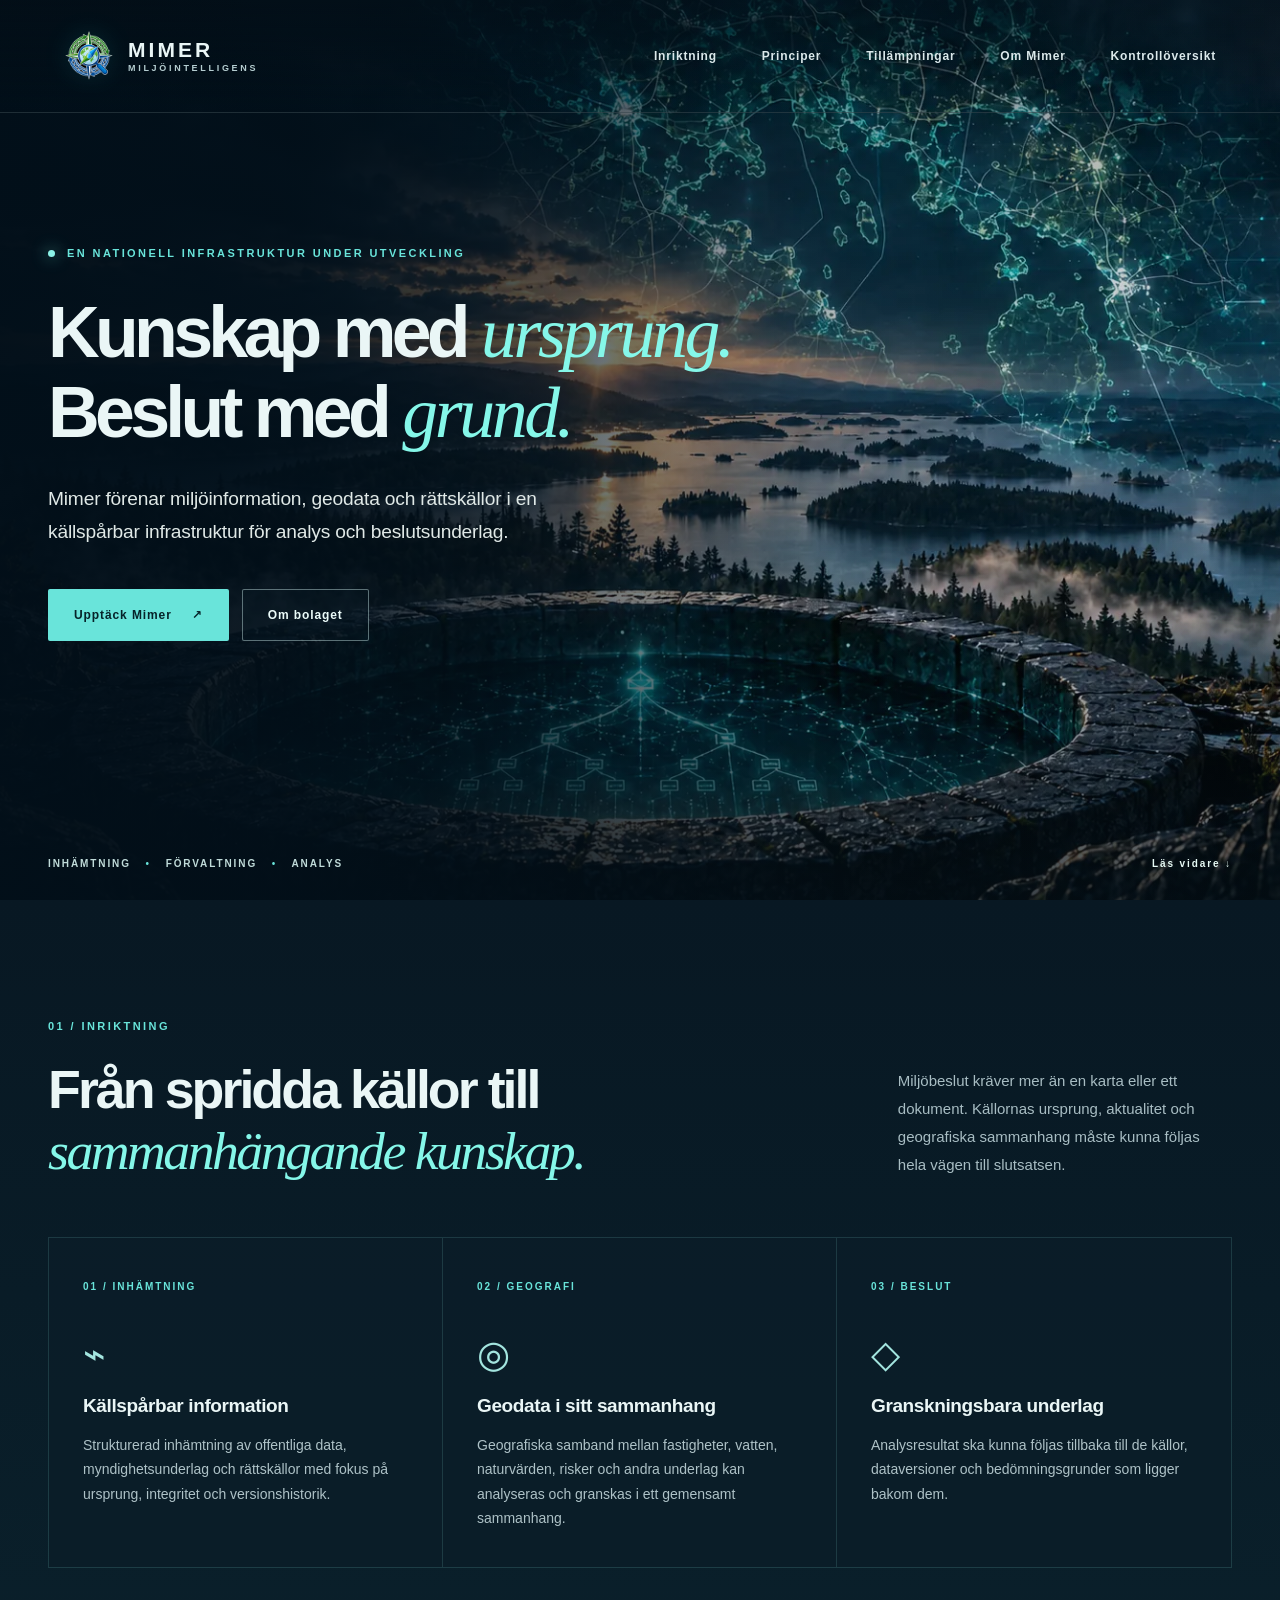
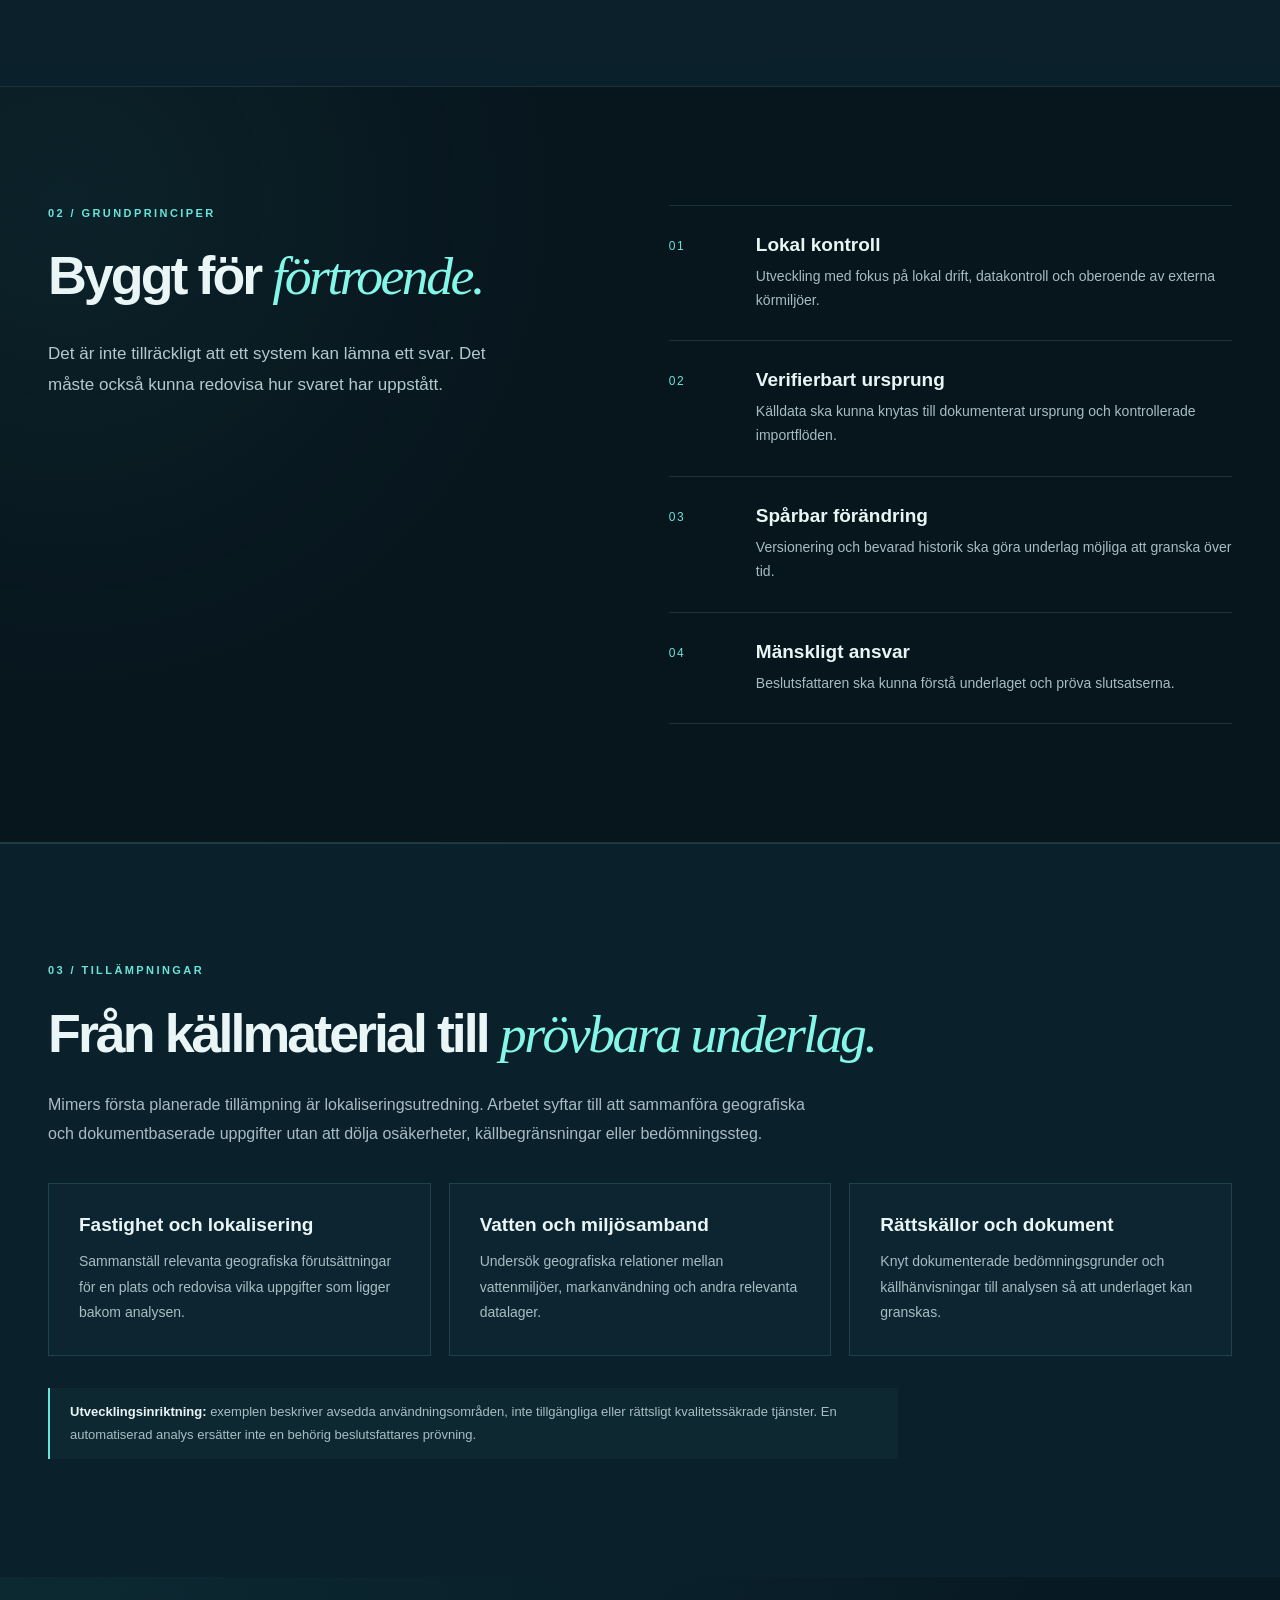
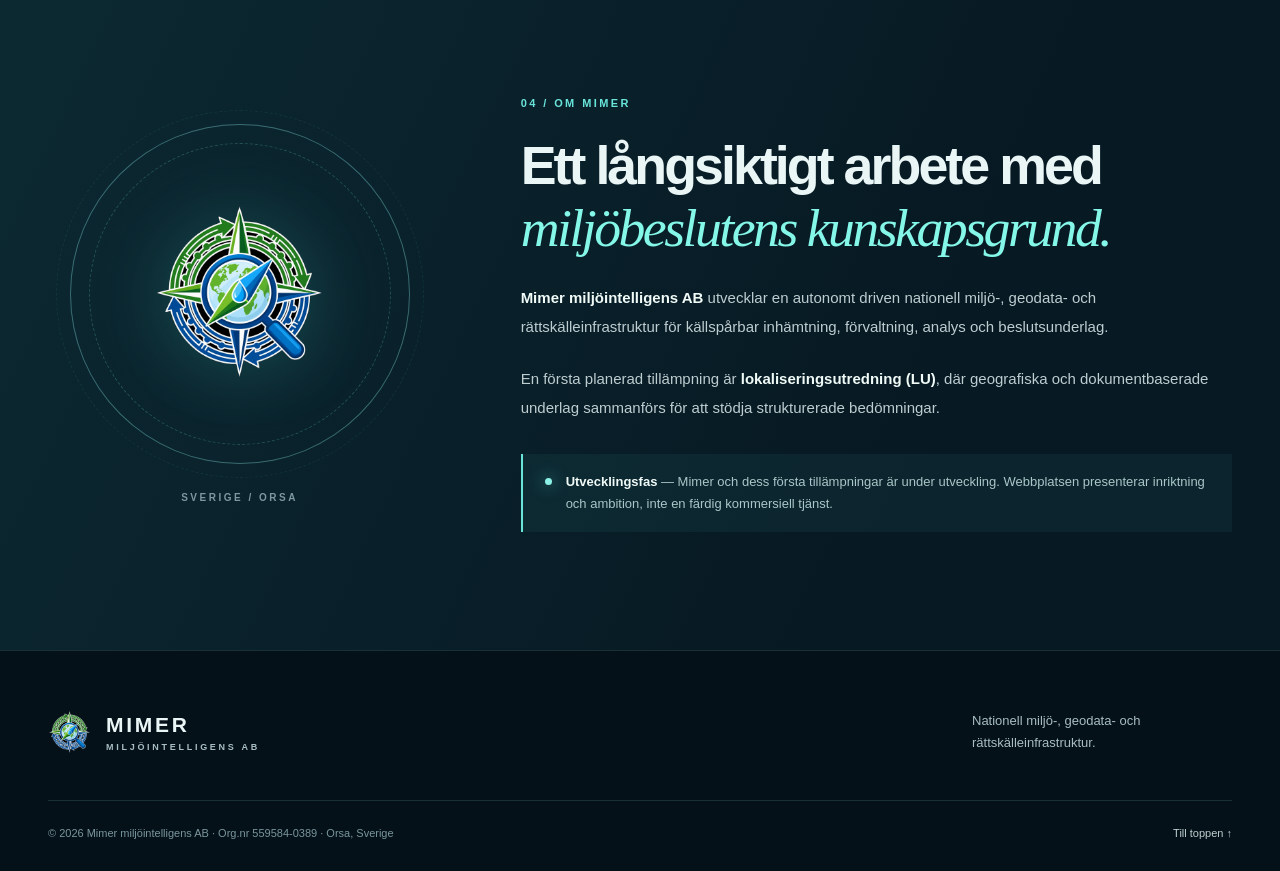
<file: index.html>
<!doctype html>
<html lang="sv">
<head>
  <meta charset="utf-8">
  <meta name="viewport" content="width=device-width, initial-scale=1">
  <meta name="theme-color" content="#07151e">
  <meta name="description" content="Mimer miljöintelligens AB utvecklar en nationell miljö-, geodata- och rättskälleinfrastruktur för källspårbara beslutsunderlag.">
  <meta property="og:type" content="website">
  <meta property="og:locale" content="sv_SE">
  <meta property="og:title" content="Mimer — kunskap med ursprung">
  <meta property="og:description" content="Nationell miljö-, geodata- och rättskälleinfrastruktur under utveckling.">
  <meta property="og:image" content="https://miljobeslut.se/assets/mimer_well_background.webp">
  <meta property="og:url" content="https://miljobeslut.se/">
  <link rel="canonical" href="https://miljobeslut.se/">
  <link rel="icon" type="image/png" href="assets/mimer_logo.png">
  <link rel="preload" href="assets/mimer_well_background.webp" as="image" type="image/webp">
  <link rel="stylesheet" href="styles.css">
  <title>Mimer miljöintelligens AB — Kunskap med ursprung</title>
</head>
<body>
  <a class="skip" href="#innehall">Hoppa till innehållet</a>
  <header class="site-header">
    <a class="identity" href="#start" aria-label="Mimer — till sidans början">
      <img class="identity__symbol" src="assets/mimer_logo.png" width="52" height="52" alt="" decoding="async">
      <span class="identity__name"><strong>MIMER</strong><small>MILJÖINTELLIGENS</small></span>
    </a>
    <nav aria-label="Huvudmeny" class="site-nav">
      <a href="#inriktning">Inriktning</a>
      <a href="#principer">Principer</a>
      <a href="#tillampningar">Tillämpningar</a>
      <a href="#om">Om Mimer</a>
      <a href="/kontroll/">Kontrollöversikt</a>
    </nav>
  </header>

  <main id="innehall">
    <section id="start" class="hero" aria-labelledby="hero-title">
      <div class="hero__visual" aria-hidden="true"></div>
      <div class="hero__gradient" aria-hidden="true"></div>
      <div class="hero__content container">
        <div class="eyebrow"><span class="status-dot" aria-hidden="true"></span> EN NATIONELL INFRASTRUKTUR UNDER UTVECKLING</div>
        <h1 id="hero-title">Kunskap med <em>ursprung.</em><br>Beslut med <em>grund.</em></h1>
        <p class="hero__lead">Mimer förenar miljöinformation, geodata och rättskällor i en källspårbar infrastruktur för analys och beslutsunderlag.</p>
        <div class="hero__actions">
          <a class="button button--primary" href="#inriktning">Upptäck Mimer <span aria-hidden="true">↗</span></a>
          <a class="button button--outline" href="#om">Om bolaget</a>
        </div>
      </div>
      <div class="hero__footer container">
        <span>INHÄMTNING <b>•</b> FÖRVALTNING <b>•</b> ANALYS</span>
        <a href="#inriktning">Läs vidare <span aria-hidden="true">↓</span></a>
      </div>
    </section>

    <section id="inriktning" class="section introduction" aria-labelledby="focus-title">
      <div class="container">
        <div class="section-heading">
          <div><p class="section-kicker">01 / INRIKTNING</p><h2 id="focus-title">Från spridda källor till<br><em>sammanhängande kunskap.</em></h2></div>
          <p class="section-heading__aside">Miljöbeslut kräver mer än en karta eller ett dokument. Källornas ursprung, aktualitet och geografiska sammanhang måste kunna följas hela vägen till slutsatsen.</p>
        </div>
        <div class="feature-grid">
          <article class="feature-card">
            <span class="feature-card__index">01 / INHÄMTNING</span>
            <span class="feature-card__glyph" aria-hidden="true">⌁</span>
            <h3>Källspårbar information</h3>
            <p>Strukturerad inhämtning av offentliga data, myndighetsunderlag och rättskällor med fokus på ursprung, integritet och versionshistorik.</p>
          </article>
          <article class="feature-card">
            <span class="feature-card__index">02 / GEOGRAFI</span>
            <span class="feature-card__glyph" aria-hidden="true">◎</span>
            <h3>Geodata i sitt sammanhang</h3>
            <p>Geografiska samband mellan fastigheter, vatten, naturvärden, risker och andra underlag kan analyseras och granskas i ett gemensamt sammanhang.</p>
          </article>
          <article class="feature-card">
            <span class="feature-card__index">03 / BESLUT</span>
            <span class="feature-card__glyph" aria-hidden="true">◇</span>
            <h3>Granskningsbara underlag</h3>
            <p>Analysresultat ska kunna följas tillbaka till de källor, dataversioner och bedömningsgrunder som ligger bakom dem.</p>
          </article>
        </div>
      </div>
    </section>

    <section id="principer" class="section principles" aria-labelledby="principles-title">
      <div class="container principles__layout">
        <div class="principles__intro">
          <p class="section-kicker">02 / GRUNDPRINCIPER</p>
          <h2 id="principles-title">Byggt för <em>förtroende.</em></h2>
          <p>Det är inte tillräckligt att ett system kan lämna ett svar. Det måste också kunna redovisa hur svaret har uppstått.</p>
        </div>
        <div class="principles__list">
          <div class="principle"><span>01</span><div><h3>Lokal kontroll</h3><p>Utveckling med fokus på lokal drift, datakontroll och oberoende av externa körmiljöer.</p></div></div>
          <div class="principle"><span>02</span><div><h3>Verifierbart ursprung</h3><p>Källdata ska kunna knytas till dokumenterat ursprung och kontrollerade importflöden.</p></div></div>
          <div class="principle"><span>03</span><div><h3>Spårbar förändring</h3><p>Versionering och bevarad historik ska göra underlag möjliga att granska över tid.</p></div></div>
          <div class="principle"><span>04</span><div><h3>Mänskligt ansvar</h3><p>Beslutsfattaren ska kunna förstå underlaget och pröva slutsatserna.</p></div></div>
        </div>
      </div>
    </section>

    <section id="tillampningar" class="section applications" aria-labelledby="applications-title">
      <div class="container">
        <p class="section-kicker">03 / TILLÄMPNINGAR</p>
        <h2 id="applications-title">Från källmaterial till <em>prövbara underlag.</em></h2>
        <p class="applications__lead">Mimers första planerade tillämpning är lokaliseringsutredning. Arbetet syftar till att sammanföra geografiska och dokumentbaserade uppgifter utan att dölja osäkerheter, källbegränsningar eller bedömningssteg.</p>
        <div class="applications__grid">
          <article><h3>Fastighet och lokalisering</h3><p>Sammanställ relevanta geografiska förutsättningar för en plats och redovisa vilka uppgifter som ligger bakom analysen.</p></article>
          <article><h3>Vatten och miljösamband</h3><p>Undersök geografiska relationer mellan vattenmiljöer, markanvändning och andra relevanta datalager.</p></article>
          <article><h3>Rättskällor och dokument</h3><p>Knyt dokumenterade bedömningsgrunder och källhänvisningar till analysen så att underlaget kan granskas.</p></article>
        </div>
        <p class="applications__caveat"><strong>Utvecklingsinriktning:</strong> exemplen beskriver avsedda användningsområden, inte tillgängliga eller rättsligt kvalitetssäkrade tjänster. En automatiserad analys ersätter inte en behörig beslutsfattares prövning.</p>
      </div>
    </section>

    <section id="om" class="section about" aria-labelledby="about-title">
      <div class="container about__layout">
        <div class="about__emblem" aria-hidden="true"><div class="about__emblem-ring"><img src="assets/mimer_logo.png" alt="" width="165" height="165" loading="lazy"></div><span>SVERIGE / ORSA</span></div>
        <div class="about__copy">
          <p class="section-kicker">04 / OM MIMER</p>
          <h2 id="about-title">Ett långsiktigt arbete med <em>miljöbeslutens kunskapsgrund.</em></h2>
          <p><strong>Mimer miljöintelligens AB</strong> utvecklar en autonomt driven nationell miljö-, geodata- och rättskälleinfrastruktur för källspårbar inhämtning, förvaltning, analys och beslutsunderlag.</p>
          <p>En första planerad tillämpning är <strong>lokaliseringsutredning (LU)</strong>, där geografiska och dokumentbaserade underlag sammanförs för att stödja strukturerade bedömningar.</p>
          <div class="development-note"><span class="status-dot" aria-hidden="true"></span><span><strong>Utvecklingsfas</strong> — Mimer och dess första tillämpningar är under utveckling. Webbplatsen presenterar inriktning och ambition, inte en färdig kommersiell tjänst.</span></div>
        </div>
      </div>
    </section>
  </main>

  <footer class="site-footer">
    <div class="container footer__main">
      <div class="footer__brand"><img src="assets/mimer_logo.png" width="48" height="48" alt="" loading="lazy"><div><strong>MIMER</strong><span>MILJÖINTELLIGENS AB</span></div></div>
      <p>Nationell miljö-, geodata- och rättskälleinfrastruktur.</p>
    </div>
    <div class="container footer__bottom"><span>© 2026 Mimer miljöintelligens AB · Org.nr 559584-0389 · Orsa, Sverige</span><a href="#start">Till toppen ↑</a></div>
  </footer>
</body>
</html>
</file>
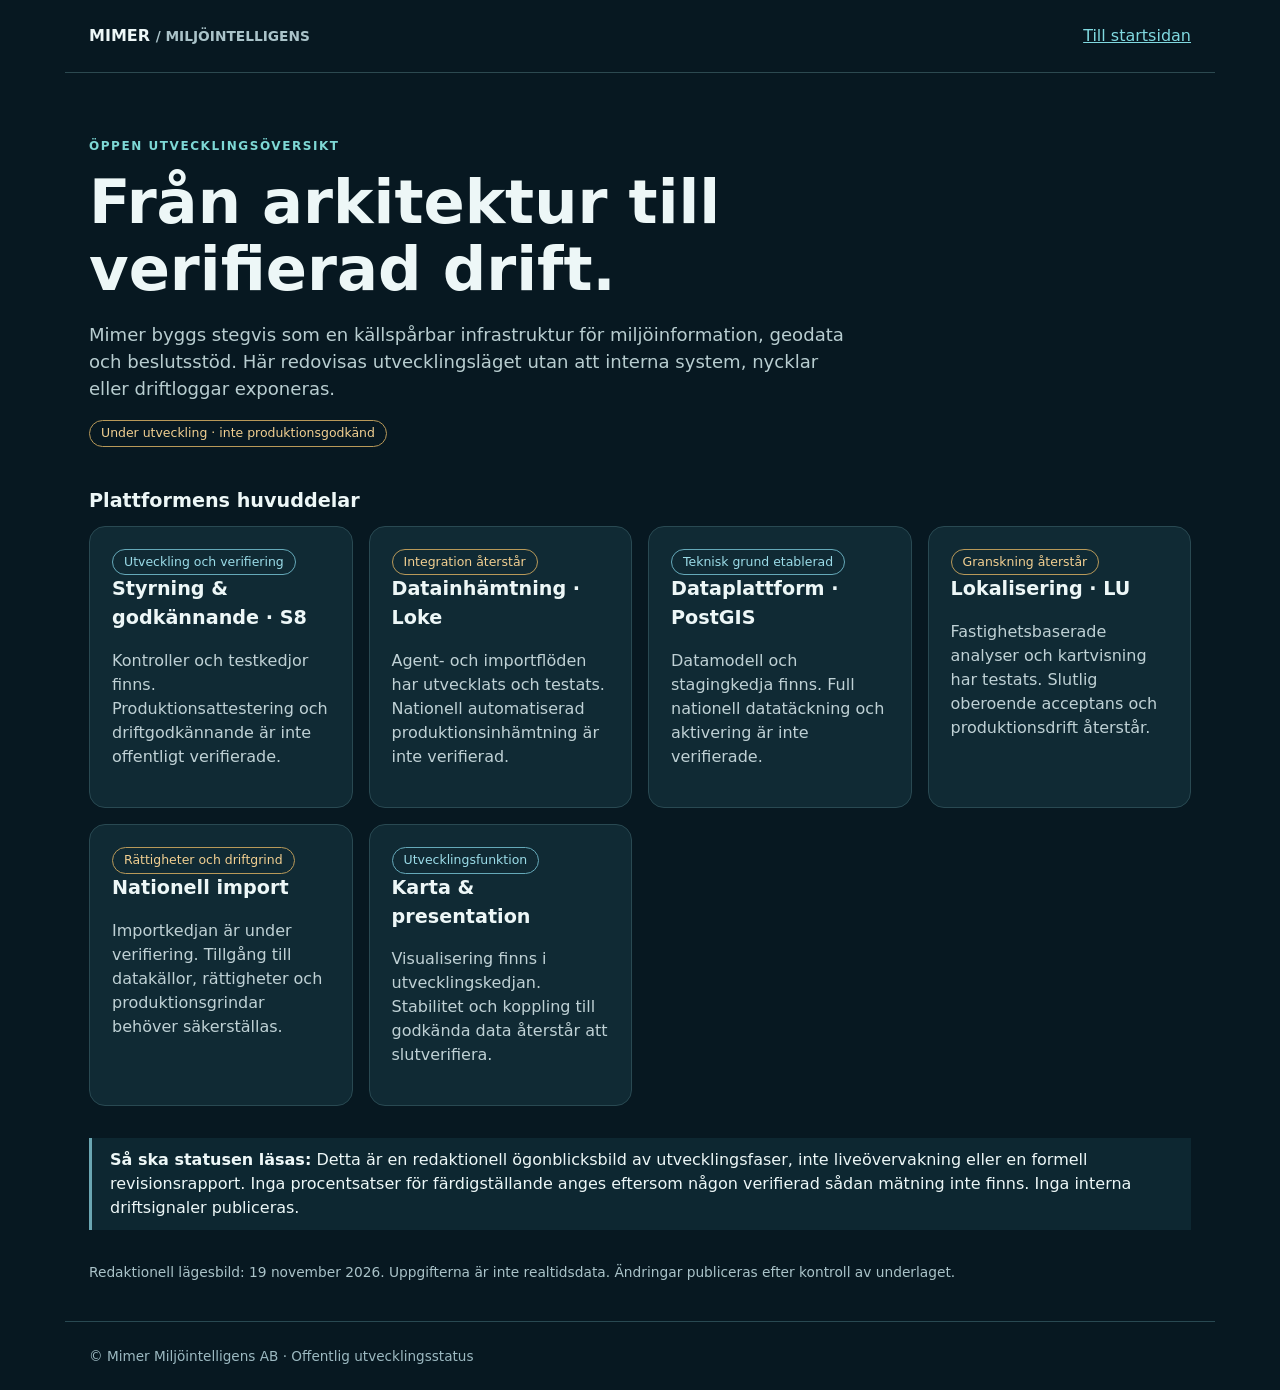
<file: kontroll/index.html>
<!doctype html>
<html lang="sv"><head><meta charset="utf-8"><meta name="viewport" content="width=device-width,initial-scale=1"><meta name="robots" content="index,follow"><meta name="description" content="Offentlig utvecklingsstatus för Mimers miljö- och geodataplattform."><title>Utvecklingsstatus | Mimer</title><style>
:root{color-scheme:dark;font:16px/1.5 system-ui,sans-serif;background:#071821;color:#edf7f7}*{box-sizing:border-box}body{margin:0}header,main,footer{max-width:1150px;margin:auto;padding:24px}header{display:flex;justify-content:space-between;align-items:center;gap:12px;border-bottom:1px solid #2c4950}a{color:#80d9e0}h1{font-size:clamp(2rem,5vw,3.8rem);line-height:1.1;margin:14px 0}h2{font-size:1.2rem;margin:0 0 10px}.lead{max-width:760px;color:#b8cdd0;font-size:1.13rem}.eyebrow{color:#7ed8d5;letter-spacing:.13em;font-size:.75rem;font-weight:700;text-transform:uppercase}.hero{padding:40px 0}.grid{display:grid;grid-template-columns:repeat(auto-fit,minmax(250px,1fr));gap:16px}.card{padding:22px;border:1px solid #294952;border-radius:16px;background:#102a34}.card p{color:#bfd1d5}.pill{display:inline-block;font-size:.78rem;border:1px solid #6e8088;border-radius:20px;padding:3px 11px;color:#dce9ed}.amber{border-color:#b89959;color:#f1cf91}.blue{border-color:#65a9b9;color:#9bdce8}.small{font-size:.86rem;color:#aac3c9}.note{border-left:3px solid #6aa6b2;padding:10px 18px;background:#0d2731;margin:32px 0}footer{border-top:1px solid #294952;color:#9cb9c1;font-size:.85rem}@media(max-width:500px){header{align-items:flex-start;flex-direction:column}}
</style></head><body>
<header><strong>MIMER <span class="small">/ MILJÖINTELLIGENS</span></strong><a href="/">Till startsidan</a></header>
<main><section class="hero"><div class="eyebrow">Öppen utvecklingsöversikt</div><h1>Från arkitektur till<br>verifierad drift.</h1><p class="lead">Mimer byggs stegvis som en källspårbar infrastruktur för miljöinformation, geodata och beslutsstöd. Här redovisas utvecklingsläget utan att interna system, nycklar eller driftloggar exponeras.</p><span class="pill amber">Under utveckling · inte produktionsgodkänd</span></section>
<section aria-labelledby="delar"><h2 id="delar">Plattformens huvuddelar</h2><div class="grid">
<article class="card"><span class="pill blue">Utveckling och verifiering</span><h2>Styrning &amp; godkännande · S8</h2><p>Kontroller och testkedjor finns. Produktionsattestering och driftgodkännande är inte offentligt verifierade.</p></article>
<article class="card"><span class="pill amber">Integration återstår</span><h2>Datainhämtning · Loke</h2><p>Agent- och importflöden har utvecklats och testats. Nationell automatiserad produktionsinhämtning är inte verifierad.</p></article>
<article class="card"><span class="pill blue">Teknisk grund etablerad</span><h2>Dataplattform · PostGIS</h2><p>Datamodell och stagingkedja finns. Full nationell datatäckning och aktivering är inte verifierade.</p></article>
<article class="card"><span class="pill amber">Granskning återstår</span><h2>Lokalisering · LU</h2><p>Fastighetsbaserade analyser och kartvisning har testats. Slutlig oberoende acceptans och produktionsdrift återstår.</p></article>
<article class="card"><span class="pill amber">Rättigheter och driftgrind</span><h2>Nationell import</h2><p>Importkedjan är under verifiering. Tillgång till datakällor, rättigheter och produktionsgrindar behöver säkerställas.</p></article>
<article class="card"><span class="pill blue">Utvecklingsfunktion</span><h2>Karta &amp; presentation</h2><p>Visualisering finns i utvecklingskedjan. Stabilitet och koppling till godkända data återstår att slutverifiera.</p></article>
</div></section><aside class="note"><strong>Så ska statusen läsas:</strong> Detta är en redaktionell ögonblicksbild av utvecklingsfaser, inte liveövervakning eller en formell revisionsrapport. Inga procentsatser för färdigställande anges eftersom någon verifierad sådan mätning inte finns. Inga interna driftsignaler publiceras.</aside><p class="small">Redaktionell lägesbild: 19 november 2026. Uppgifterna är inte realtidsdata. Ändringar publiceras efter kontroll av underlaget.</p></main><footer>© Mimer Miljöintelligens AB · Offentlig utvecklingsstatus</footer></body></html>
</file>
<file: styles.css>
:root{
  color-scheme:dark;
  --ink:#07151d;--ink2:#091c26;--ink3:#0d2732;
  --paper:#eaf6f6;--muted:#a8bdc3;--faint:#7d98a0;
  --cyan:#69e4da;--cyan-bright:#85f7e9;--line:rgba(126,205,200,.17);
  --serif:Georgia,"Times New Roman",serif;
  --sans:Inter,"Segoe UI",Arial,system-ui,sans-serif;
}
*{box-sizing:border-box}
html{scroll-behavior:smooth;scroll-padding-top:70px}
body{margin:0;background:var(--ink);color:var(--paper);font-family:var(--sans);-webkit-font-smoothing:antialiased}
a{color:inherit;text-decoration:none}
a:focus-visible{outline:2px solid var(--cyan-bright);outline-offset:5px}
button:focus-visible{outline:2px solid var(--cyan-bright);outline-offset:5px}
img{display:block;max-width:100%}
.container{width:min(1200px,calc(100% - 96px));margin-inline:auto}
.skip{position:absolute;z-index:100;top:-100px;left:20px;padding:12px 20px;background:#fff;color:#000}
.skip:focus{top:20px}
.site-header{position:absolute;inset:0 0 auto;z-index:20;display:flex;justify-content:space-between;align-items:center;padding:31px clamp(28px,5vw,86px);border-bottom:1px solid rgba(220,255,255,.13);background:linear-gradient(180deg,rgba(3,14,22,.5),rgba(3,14,22,0))}
.identity{display:flex;align-items:center;gap:14px;min-width:0}
.identity__symbol{width:50px;height:50px;object-fit:contain;filter:drop-shadow(0 0 13px rgba(25,226,220,.12))}
.identity__name{display:flex;flex-direction:column;gap:3px;letter-spacing:.19em;white-space:nowrap}
.identity__name strong{font-size:21px;font-weight:650;line-height:1}
.identity__name small{font-size:9px;color:#b5cdd0;font-weight:650;letter-spacing:.3em}
.site-nav{display:flex;align-items:center;gap:clamp(18px,3.5vw,48px);font-size:12px;letter-spacing:.07em;font-weight:550;color:#dbe9eb}
.site-nav a{transition:color .2s}
.site-nav a:hover{color:var(--cyan)}
.hero{min-height:min(920px,100svh);min-height:760px;height:min(940px,100svh);position:relative;isolation:isolate;overflow:hidden;display:flex;align-items:center}
.hero__visual{position:absolute;inset:0;z-index:-3;background:url("assets/mimer_well_background.webp") center center/cover no-repeat;transform:scale(1.001)}
.hero__gradient{position:absolute;inset:0;z-index:-2;background:linear-gradient(90deg,rgba(2,15,25,.97) 0%,rgba(2,15,25,.90) 23%,rgba(2,15,25,.66) 41%,rgba(2,15,25,.18) 67%,rgba(2,15,25,.04) 100%),linear-gradient(0deg,rgba(4,15,22,.75) 0%,rgba(4,15,22,.04) 32%,rgba(4,15,22,.1) 70%,rgba(4,15,22,.35) 100%)}
.hero__content{position:relative;z-index:1;margin-top:74px;padding-bottom:90px}
.eyebrow,.section-kicker{font-size:11px;letter-spacing:.22em;font-weight:700;color:var(--cyan);line-height:1.6}
.eyebrow{display:inline-flex;gap:12px;align-items:center;max-width:100%}
.status-dot{display:inline-block;width:7px;height:7px;flex:none;border-radius:50%;background:#8cf2e7;box-shadow:0 0 16px rgba(114,253,236,.75)}
.hero h1{font-weight:550;font-size:clamp(52px,5.6vw,91px);letter-spacing:-.066em;line-height:1.09;margin:31px 0 30px;max-width:950px;text-wrap:balance}
.hero h1 em,h2 em{font-family:var(--serif);font-weight:400;letter-spacing:-.047em;color:var(--cyan-bright)}
.hero__lead{font-size:clamp(17px,1.5vw,21px);line-height:1.75;max-width:570px;color:#e0e9e7;letter-spacing:-.01em;margin:0}
.hero__actions{display:flex;align-items:center;gap:13px;margin-top:40px;flex-wrap:wrap}
.button{min-height:52px;padding:17px 25px;border:1px solid transparent;border-radius:2px;display:inline-flex;justify-content:center;align-items:center;gap:20px;font-size:12px;font-weight:750;letter-spacing:.075em;transition:transform .2s,background .2s,border-color .2s}
.button:hover{transform:translateY(-2px)}
.button--primary{background:var(--cyan);color:#062329}
.button--primary:hover{background:#99fff0}
.button--outline{border-color:rgba(223,255,253,.40);background:rgba(8,27,39,.28);color:#ecfcfa}
.button--outline:hover{border-color:var(--cyan);background:rgba(105,228,218,.09)}
.hero__footer{position:absolute;left:0;right:0;bottom:31px;display:flex;align-items:center;justify-content:space-between;color:#c0dbd9;font-size:10px;letter-spacing:.19em;font-weight:650}
.hero__footer b{color:var(--cyan);font-weight:400;margin:0 10px}
.hero__footer a{color:#e7faf5;transition:color .2s}
.hero__footer a:hover{color:var(--cyan)}
.section{padding:118px 0}
.introduction{background:linear-gradient(180deg,#081823 0%,#0a202b 100%)}
.section-heading{display:grid;grid-template-columns:1.4fr .6fr;gap:70px;align-items:end;margin-bottom:54px}
.section-kicker{margin:0 0 23px}
h2{font-size:clamp(37px,4.2vw,62px);font-weight:550;letter-spacing:-.055em;line-height:1.15;margin:0;text-wrap:balance}
.section-heading__aside{margin:0 0 5px;font-size:15px;line-height:1.85;color:var(--muted);max-width:370px}
.feature-grid{display:grid;grid-template-columns:repeat(3,1fr);border:1px solid var(--line)}
.feature-card{min-height:310px;position:relative;padding:38px 34px 36px;background:rgba(10,29,41,.7);border-right:1px solid var(--line);transition:background .2s}
.feature-card:last-child{border-right:0}
.feature-card:hover{background:#102b35}
.feature-card__index{font-size:10px;font-weight:800;color:var(--cyan);letter-spacing:.2em}
.feature-card__glyph{display:block;font-size:38px;line-height:1;color:#a3e5df;margin:41px 0 20px;font-weight:300}
.feature-card h3{margin:0 0 13px;font-size:19px;line-height:1.4;letter-spacing:-.02em;font-weight:600}
.feature-card p{margin:0;color:#aec2c7;font-size:14px;line-height:1.75}
.principles{background:radial-gradient(circle at 5% 15%,rgba(50,126,130,.12),transparent 36%),#07151d;border-block:1px solid var(--line)}
.principles__layout{display:grid;grid-template-columns:1fr 1.06fr;gap:clamp(50px,7vw,120px)}
.principles__intro{align-self:start;position:sticky;top:90px}
.principles__intro p:last-child{font-size:17px;line-height:1.82;color:#b3c9cf;max-width:450px;margin-top:31px}
.principles__list{border-top:1px solid var(--line)}
.principle{display:grid;grid-template-columns:65px auto;gap:22px;border-bottom:1px solid var(--line);padding:28px 0}
.principle>span{font-size:12px;color:var(--cyan);letter-spacing:.12em;padding-top:5px}
.principle h3{font-size:19px;font-weight:620;margin:0 0 9px}
.principle p{font-size:14px;line-height:1.7;margin:0;color:var(--muted)}
.about{background:linear-gradient(115deg,#0c2932,#071923 72%)}
.about__layout{display:grid;grid-template-columns:.7fr 1.3fr;gap:clamp(50px,7vw,120px);align-items:center}
.about__emblem{display:flex;flex-direction:column;gap:28px;align-items:center}
.about__emblem-ring{display:grid;place-items:center;width:min(100%,340px);aspect-ratio:1;border:1px solid rgba(127,218,215,.4);border-radius:50%;position:relative;background:radial-gradient(circle,rgba(105,228,218,.085),rgba(105,228,218,0) 62%)}
.about__emblem-ring:before,.about__emblem-ring:after{content:"";position:absolute;inset:18px;border:1px dashed rgba(110,222,207,.25);border-radius:50%}
.about__emblem-ring:after{inset:-15px;opacity:.35}
.about__emblem-ring img{width:52%;height:auto;filter:drop-shadow(0 5px 30px rgba(39,170,170,.17))}
.about__emblem>span{color:var(--faint);font-size:10px;font-weight:700;letter-spacing:.25em}
.about__copy>p:not(.section-kicker){line-height:1.9;color:#becdd0;font-size:15px;margin:24px 0 0}
.about__copy strong{color:#f0faf7;font-weight:700}
.development-note{display:flex;align-items:flex-start;gap:14px;border-left:2px solid var(--cyan);padding:17px 22px;margin-top:32px;background:rgba(75,191,185,.065);font-size:13px;line-height:1.7;color:#a9c6c8}
.development-note .status-dot{margin-top:7px}
.site-footer{background:#051118;border-top:1px solid var(--line);padding:46px 0 27px}
.footer__main{display:flex;align-items:center;justify-content:space-between;gap:40px;padding-bottom:33px}
.footer__brand{display:flex;align-items:center;gap:15px}
.footer__brand img{width:43px;height:43px;object-fit:contain}
.footer__brand div{display:flex;flex-direction:column;gap:5px;letter-spacing:.17em}
.footer__brand strong{font-size:21px;font-weight:700}
.footer__brand span{font-size:9px;color:var(--muted);font-weight:700}
.footer__main>p{font-size:13px;color:var(--muted);max-width:260px;line-height:1.7}
.footer__bottom{display:flex;justify-content:space-between;gap:30px;align-items:center;border-top:1px solid var(--line);padding-top:23px;color:#79969d;font-size:11px;line-height:1.8}
.footer__bottom a{color:#bed1d0}
.footer__bottom a:hover{color:var(--cyan)}
@media (max-width:900px){
  .container{width:min(100% - 52px,700px)}
  .site-header{padding:22px 26px}
  .hero{height:790px;min-height:710px}
  .hero__gradient{background:linear-gradient(90deg,rgba(2,15,25,.92),rgba(2,15,25,.74) 48%,rgba(2,15,25,.18)),linear-gradient(0deg,rgba(3,17,25,.75),transparent 36%)}
  .hero__content{margin-top:65px}
  .section-heading{grid-template-columns:1fr;gap:25px}
  .section-heading__aside{max-width:580px}
  .feature-grid{grid-template-columns:1fr}
  .feature-card{min-height:auto;border-right:0;border-bottom:1px solid var(--line);padding:30px 35px}
  .feature-card:last-child{border-bottom:0}
  .feature-card__glyph{margin:25px 0 11px}
  .principles__layout,.about__layout{grid-template-columns:1fr}
  .principles__intro{position:static}
  .about__emblem{display:none}
}
@media (max-width:570px){
  html{scroll-padding-top:20px}
  .container{width:calc(100% - 42px)}
  .site-header{padding:19px 21px;align-items:center}
  .identity{gap:9px}
  .identity__symbol{height:39px;width:39px}
  .identity__name strong{font-size:16px}
  .identity__name small{font-size:7px}
  .site-nav{gap:16px;font-size:11px}
  .site-nav a:nth-child(2){display:none}
  .hero{min-height:710px;height:100svh;max-height:900px}
  .hero__visual{background-position:58% center}
  .hero__gradient{background:linear-gradient(90deg,rgba(2,14,22,.88),rgba(2,14,22,.60) 68%,rgba(2,14,22,.28)),linear-gradient(0deg,rgba(3,13,20,.9),rgba(3,13,20,.1) 50%,rgba(3,13,20,.3))}
  .hero__content{margin-top:55px;padding-bottom:30px}
  .eyebrow{font-size:9px;letter-spacing:.12em;line-height:1.6}
  .hero h1{font-size:clamp(44px,12vw,65px);line-height:1.08;margin:23px 0}
  .hero__lead{font-size:16px;line-height:1.7}
  .hero__actions{margin-top:30px}
  .button{padding:15px 17px;font-size:11px}
  .hero__footer{bottom:21px}
  .hero__footer span{font-size:8px;letter-spacing:.1em}
  .hero__footer b{margin:0 4px}
  .hero__footer a{display:none}
  .section{padding:75px 0}
  h2{font-size:38px}
  .section-heading{margin-bottom:32px}
  .feature-card{padding:30px 24px}
  .principle{grid-template-columns:36px auto;gap:14px}
  .footer__main{display:block}
  .footer__main>p{margin:19px 0 0}
  .footer__bottom{display:block}
  .footer__bottom a{display:inline-block;margin-top:10px}
}
@media (prefers-reduced-motion:reduce){html{scroll-behavior:auto}*{transition:none!important}}

/* Public applications: restrained, evidence-led presentation */
.applications{background:#0a202b;border-top:1px solid var(--line)}
.applications__lead{max-width:780px;margin:25px 0 35px;color:var(--muted);font-size:16px;line-height:1.8}
.applications__grid{display:grid;grid-template-columns:repeat(3,minmax(0,1fr));gap:18px}
.applications__grid article{border:1px solid var(--line);padding:30px;background:#0c2530}
.applications__grid h3{font-size:19px;margin:0 0 13px;font-weight:620}
.applications__grid p{font-size:14px;line-height:1.8;color:var(--muted);margin:0}
.applications__caveat{max-width:850px;border-left:2px solid var(--cyan);padding:12px 20px;margin:32px 0 0;background:rgba(105,228,218,.04);color:var(--muted);font-size:13px;line-height:1.8}
.applications__caveat strong{color:var(--paper)}
@media(max-width:900px){.applications__grid{grid-template-columns:1fr}}
@media(max-width:570px){.site-header{position:relative;background:#07151d;flex-wrap:wrap;gap:18px}.site-nav{width:100%;flex-wrap:wrap;gap:12px 20px}.site-nav a:nth-child(2){display:inline}.hero{min-height:610px;height:auto;padding-block:60px}.hero__content{margin-top:0;padding-bottom:55px}.applications__grid article{padding:24px}}
</file>
